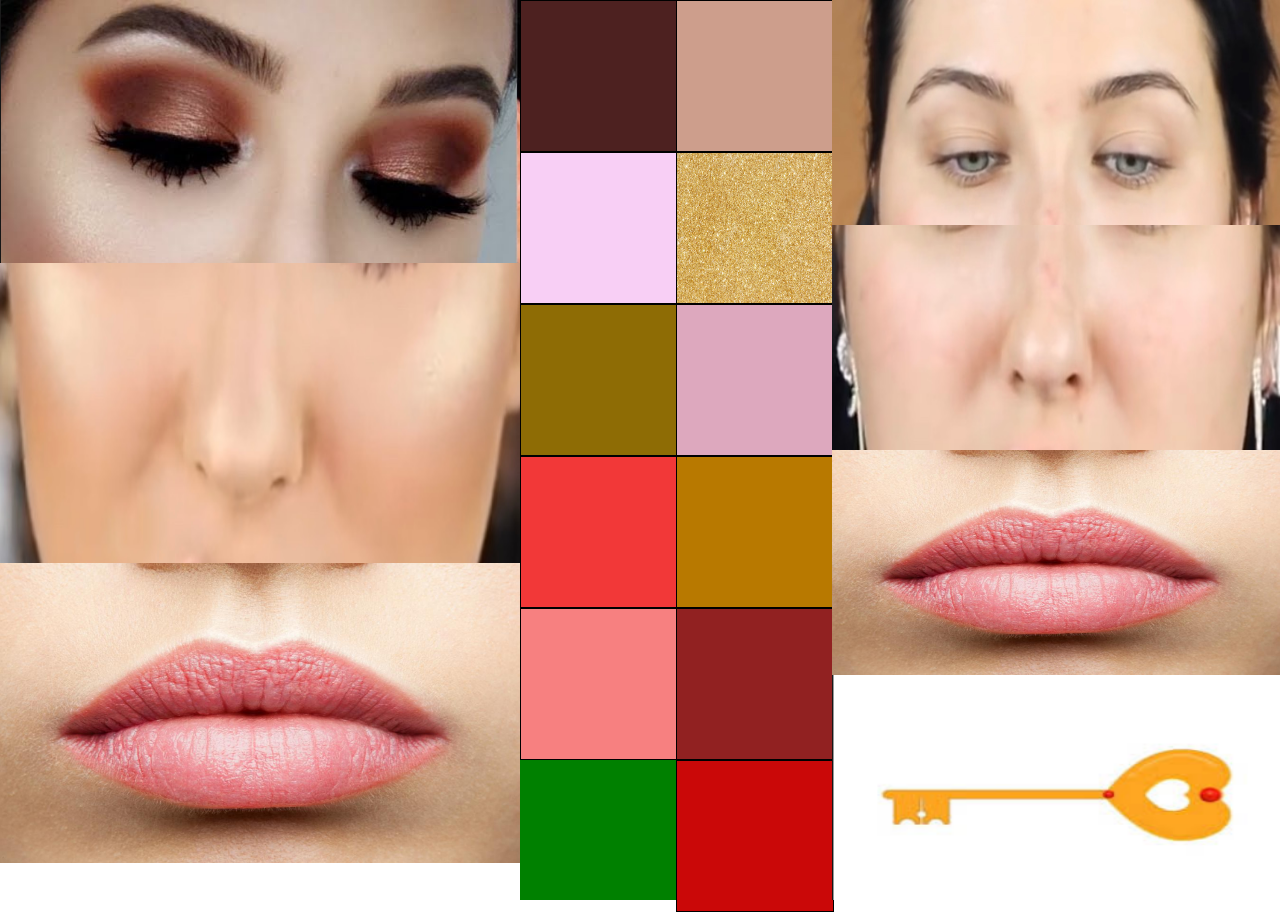
<file: index.html>
<html>

	<head>
		<meta charset="utf-8">
		<meta name="viewport" content="width=device-width, initial-scale=1">
		<title>Complete The Makeup Look</title>
		<link rel="stylesheet" href="style.css" />
	</head>
	
	<body>
<!--this is the left column of my page-->
		<div class="half-body1">
			<!-- this divs are dividing up my page into the layout I want. -->
			<div class="eyeshadow"><img class= "restrict-img-size" src="images/eyeshadow.PNG" alt="Eyes"></div>
			<div class="cheeks"><img class= "restrict-img-size3" src="images/cheeks.jpg" alt="Cheeks"></div>
			<div class="lips"><img class= "restrict-img-size2" src="images/lips.PNG" alt="Lips"></div>
		</div>
	<!-- this is the second left column of my page -->
		<div class="half-body2">
<!-- this on click attribute is telling the divs below to either refresh the page when it is clikced or to change the image when it's clicked.
the java is telling this div what to do.-->
			<div class="button1" onclick="refreshPage(this)"></div>
			<div class="button2" onclick="nextImage(this)"></div>
			<div class="button3" onclick="refreshPage(this)"></div>
			<div class="button4" onclick="refreshPage(this)"></div>
			<div class="button5" onclick="nextImage3(this)"></div>
			<div class="button6" onclick="refreshPage(this)"></div>	
		</div>
<!--this is the right column of my page -->
		<div class="half-body3">
			<!-- the majority of my divs do the exact same java functions but in different orders. -->
			<div class="button7" onclick="refreshPage(this)"></div>
			<div class="button8"><img class= "restrict-img-size2" src="images/shimmer.PNG" alt="Shimmer" onclick="refreshPage(this)"></div>
			<div class="button9" onclick="nextImage2(this)"></div>
			<div class="button10" onclick="refreshPage(this)"></div>
			<div class="button11" onclick="refreshPage(this)"></div>
			<div class="button12" onclick="refreshPage(this)"></div>	
		</div>
<!-- this is the second right column of my page --> 
		<!--this is the part of my page that changes the images you click on-->
		<div class="half-body4">
			<div class="eye-pic"><img class= "restrict-img-size2" src="images/no_color_eyes.jpg" alt="Eyes2" id="el"></div>
			<div class="cheek-pic"><img class= "restrict-img-size2" src="images/bare_cheek.jpg" alt="Cheeks2" id="el2"></div>
			<div class="lips-pic"><img class= "restrict-img-size2" src="images/lips.PNG" alt="Lips2" id="el3"></div>
			<div class="key"><img class= "restrict-img-size2 opaque" src="images/gold_heart_key.PNG" alt="KEY" id="el4"></div>
		</div>








		<script src="script.js"></script>
	</body>	
</html>
</file>
<file: style.css>
body {
	height: 100%;
	width: 100%;
	display: flex;
	margin: 0;
}
//* the half-body divs are what is dividing uo my page into my desired layout. They are all child divs of the body *//
.half-body1{
	height: 100%;
	width: 30%;
	background-color: blue;
	display: block;
}
.half-body2{
	height: 100%;
	width: 20%;
	background-color: green;
	display: block;
}
.half-body3{
	height: 100%;
	width: 20%;
	background-color: red;
}
.half-body4{
	height: 100%;
	width: 35%;
	background-color: pink;
}
//* ABOVE ARE PARENT DIVS of divs below *//
.eyeshadow{
	height: calc(100%/3);
	width: 100%;
	background-color: purple;
}

.cheeks{
	height: calc(100%/3);
	width: 100%;
	background-color: black;
}
.lips{
	height: calc(100%/3);
	width: 100%;
	background-color: red;
}
//* buttons 1-12 are all the same size but are filled with different or same java functions. *//
.button1{
	height: calc(100%/6);
	width: 100%;
	background-color: #9a4340;
	border-style: solid;
	border-width: 0.5px;
}
.button2{
	height: calc(100%/6);
	width: 100%;
	background-color: #4d2120;
	border-style: solid;
	border-width: 0.5px;
}
.button3{
	height: calc(100%/6);
	width: 100%;
	background-color: #f8cff5;
	border-style: solid;
	border-width: 0.5px;
}
.button4{
	height: calc(100%/6);
	width: 100%;
	background-color: #8e6c05;
	border-style: solid;
	border-width: 0.5px;

}
.button5{
	height: calc(100%/6);
	width: 100%;
	background-color: #f23838;
	border-style: solid;
	border-width: 0.5px;
}
.button6{
	height: calc(100%/6);
	width: 100%;
	background-color: #f78080;
	border-style: solid;
	border-width: 0.5px;
}
.button7{
	height: calc(100%/6);
	width: 100%;
	background-color: #cd9e8c;
	border-style: solid;
	border-width: 0.5px;
}
.button8{
	height: calc(100%/6);
	width: 100%;
	background-color: white;
	border-style: solid;
	border-width: 0.5px;
}
.button9{
	height: calc(100%/6);
	width: 100%;
	background-color: #dda8be;
	border-style: solid;
	border-width: 0.5px;
}
.button10{
	height: calc(100%/6);
	width: 100%;
	background-color: #B87900;
	border-style: solid;
	border-width: 0.5px;
}
.button11{
	height: calc(100%/6);
	width: 100%;
	background-color: #912121;
	border-style: solid;
	border-width: 0.5px;
}
.button12{
	height: calc(100%/6);
	width: 100%;
	background-color: #ca0808;
	border-style: solid;
	border-width: 0.5px;
}
.eye-pic{
	height: 25%;
	width: 35vw;
	background-color: yellow;
}

.cheek-pic{
	height: 25%;
	width: 35vw;
	background-color: blue;
}

.lips-pic{
	height: 25%;
	width: 35vw;
	background-color: black;
}

.key{
	height: 25%;
	width: 35vw;
	background-color: black;
}
//* I have different image restrictions for different parts of my pages because all of my images load differently.*//
.restrict-img-size{
	height: 33.3%;
	max-width: 100%;
}
.restrict-img-size2{
	height: 100%;
	width: 100%;
}
.restrict-img-size3{
	height: 100%;
	max-width: 100%;
}
.restrict-img-size4{
	height: 100%;
	min-width: 100%
}
//* this opaque feature is turning the key images opaque and once you complete puzzle the opaque class removes*//
.opaque{
	opacity: 0.5;
}
</file>
